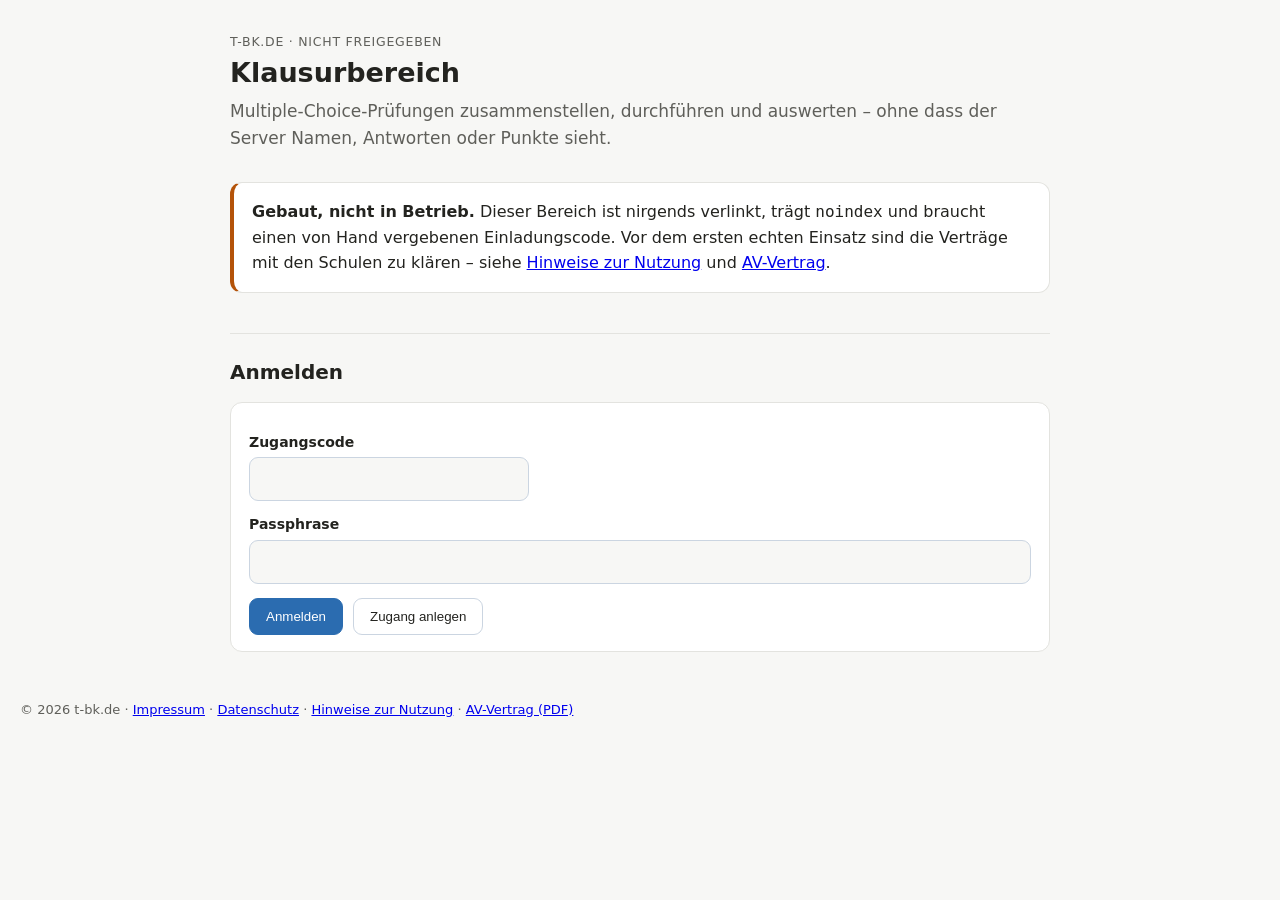
<file: public/klausur/index.html>
<!DOCTYPE html>
<html lang="de">
<head>
<meta charset="utf-8">
<meta name="viewport" content="width=device-width, initial-scale=1">
<meta name="robots" content="noindex, nofollow">
<title>Klausurbereich · t-bk.de</title>
<link rel="stylesheet" href="assets/klausur.css">
</head>
<body>

<header class="wrap">
  <p class="herkunft">t-bk.de &middot; nicht freigegeben</p>
  <h1>Klausurbereich</h1>
  <p class="lead">Multiple-Choice-Prüfungen zusammenstellen, durchführen und
    auswerten &ndash; ohne dass der Server Namen, Antworten oder Punkte
    sieht.</p>
</header>

<main class="wrap">

  <div class="box warnung" id="bauhinweis">
    <strong>Gebaut, nicht in Betrieb.</strong> Dieser Bereich ist nirgends
    verlinkt, trägt <code>noindex</code> und braucht einen von Hand
    vergebenen Einladungscode. Vor dem ersten echten Einsatz sind die
    Verträge mit den Schulen zu klären &ndash; siehe
    <a href="hinweise.html">Hinweise zur Nutzung</a> und
    <a href="av-vertrag.html">AV-Vertrag</a>.
  </div>

  <!-- ============================ Anmelden ============================ -->
  <section id="schrittAnmelden">
    <h2>Anmelden</h2>
    <div class="box">
      <label for="lcode">Zugangscode</label>
      <input type="text" id="lcode" class="schmal code" maxlength="8"
             autocomplete="off" autocapitalize="characters" spellcheck="false">

      <label for="lpass">Passphrase</label>
      <input type="password" id="lpass" autocomplete="current-password">

      <div class="knopfzeile">
        <button type="button" id="btnAnmelden">Anmelden</button>
        <button type="button" class="leise" id="btnZeigNeu">Zugang anlegen</button>
      </div>
      <div class="meldung" id="meldungAnmelden" hidden></div>
    </div>

    <div class="box" id="kastenNeu" hidden>
      <h3 style="margin-top:0">Zugang anlegen</h3>
      <p class="fussnote">Den Einladungscode gibt es auf Anfrage von der
        dienstlichen Adresse der Schule. Eine Schulbescheinigung per E-Mail
        wird <strong>nicht</strong> verlangt &ndash; ein unverschlüsselt
        zugesandtes Dokument mit Name und Unterschrift wäre mehr
        Datenverarbeitung, nicht weniger.</p>
      <p class="fussnote"><strong>Bitte zuerst lesen:</strong>
        <a href="hinweise.html">Hinweise zur Nutzung</a> &ndash; u.&nbsp;a. dazu, dass
        eine vergessene Passphrase nicht wiederhergestellt werden kann und dass
        Auswertung und Excel nur in Ihrem Browser entstehen.</p>

      <label for="neinladung">Einladungscode</label>
      <input type="text" id="neinladung" class="schmal code" maxlength="10"
             autocomplete="off" autocapitalize="characters" spellcheck="false">

      <label for="npass">Passphrase</label>
      <input type="password" id="npass" autocomplete="new-password">
      <p class="fussnote" id="staerke">&nbsp;</p>

      <label for="npass2">Passphrase wiederholen</label>
      <input type="password" id="npass2" autocomplete="new-password">

      <div class="box ernst" style="margin-top:16px">
        <strong>Eine vergessene Passphrase ist das Ende.</strong> Aus ihr
        entsteht der Schlüssel, mit dem die Abgaben geöffnet werden. Der
        Server kennt sie nicht und kann sie nicht zurücksetzen &ndash; das
        ist der Punkt der Sache. Vier zufällige Wörter sind besser als jedes
        Muster mit Sonderzeichen.
      </div>

      <div class="knopfzeile">
        <button type="button" id="btnNeu">Zugang anlegen</button>
      </div>
      <div class="meldung" id="meldungNeu" hidden></div>
    </div>
  </section>

  <!-- =========================== Angemeldet =========================== -->
  <section id="schrittBereich" hidden>
    <h2>Klausuren <span class="fussnote" id="werBinIch"></span></h2>

    <div class="box">
      <div class="rahmen">
        <table>
          <thead><tr>
            <th>Titel</th><th>Stand</th><th class="zahl">Codes</th>
            <th class="zahl">Abgaben</th><th>gelöscht am</th><th></th>
          </tr></thead>
          <tbody id="liste"></tbody>
        </table>
      </div>
      <div class="knopfzeile">
        <button type="button" class="leise" id="btnListe">Neu laden</button>
        <button type="button" id="btnZeigAnlegen">Klausur zusammenstellen</button>
        <button type="button" class="leise" id="btnAbmelden">Abmelden</button>
      </div>
      <div class="meldung" id="meldungListe" hidden></div>
    </div>

    <!-- --------------------- Zusammenstellen --------------------- -->
    <div id="kastenAnlegen" hidden>
      <h2 id="anlegenKopf">Zusammenstellen</h2>
      <p class="fussnote" id="entwurfHinweis" hidden>Du arbeitest an einem
        gespeicherten Entwurf. &bdquo;Entwurf speichern&ldquo; sichert den
        Stand und l&auml;sst dich weiterarbeiten &ndash; auch sp&auml;ter,
        an einem anderen Tag und an einem anderen Rechner. Erst
        &bdquo;Freigeben&ldquo; macht die Klausur f&uuml;r die Klasse
        sichtbar; danach ist sie nicht mehr &auml;nderbar.</p>
      <div class="box">
        <label for="ktitel">Titel (nur für dich sichtbar)</label>
        <input type="text" id="ktitel" maxlength="80"
               placeholder="z. B. Wälzlager, erste Klausur">
        <p class="fussnote">Der Titel wird verschlüsselt gespeichert. Die
          Klasse sieht ihn nicht &ndash; und der Server auch nicht.</p>

        <label for="kverfahren">Bewertung</label>
        <select id="kverfahren"></select>
        <p class="fussnote" id="verfahrenText"></p>

        <label for="ktage">Aufbewahrung in Tagen (1 bis 60)</label>
        <input type="number" id="ktage" class="schmal" min="1" max="60" value="30">
        <p class="fussnote">Danach löscht der Server die Klausur samt allen
          Abgaben. Die Frist wird nie verlängert &ndash; auch nicht, wenn
          du den Entwurf später noch einmal änderst. Sie läuft ab dem
          Anlegen.</p>
      </div>

      <div class="box">
        <h3 style="margin-top:0">Fragen</h3>
        <p class="fussnote" style="margin-top:0">Häkchen ganz links: Aufgabe
          aufnehmen. Darunter wählst du, welche Antworten erscheinen &ndash;
          richtige wie falsche. Fünf sind vorausgewählt; im Pool stehen oft
          mehr zum Tauschen bereit.</p>
        <div class="filter">
          <p class="fussnote" style="margin:0 0 8px">Vier Ebenen, von grob
            nach fein &ndash; dieselbe Ordnung wie im Material. Jede Ebene
            zeigt nur, was nach der Ebene darüber noch übrig ist.</p>
          <div class="filterGitter">
            <div>
              <label for="fBereich">Bereich</label>
              <select id="fBereich"><option value="">alle</option></select>
            </div>
            <div>
              <label for="fUnter">Unterkategorie</label>
              <select id="fUnter"><option value="">alle</option></select>
            </div>
            <div>
              <label for="fEinheit">Einheit</label>
              <select id="fEinheit"><option value="">alle</option></select>
            </div>
            <div>
              <label for="fThema">Thema</label>
              <select id="fThema"><option value="">alle</option></select>
            </div>
          </div>
          <div class="filterGitter">
            <div>
              <label for="fSuche">Suchen</label>
              <input type="text" id="fSuche" autocomplete="off"
                placeholder="in Frage und Antworten, z.&nbsp;B. Rautiefe">
            </div>
            <div>
              <label for="fBild">Bild</label>
              <select id="fBild">
                <option value="">egal</option>
                <option value="mit">nur Fragen mit Bild</option>
                <option value="ohne">nur Fragen ohne Bild</option>
              </select>
            </div>
            <div>
              <label for="fPunkte">Punktwert</label>
              <select id="fPunkte">
                <option value="">egal</option>
                <option value="1">1 Punkt (nur eine richtig)</option>
                <option value="2">2 Punkte</option>
                <option value="3">3 Punkte</option>
                <option value="4">4 und mehr</option>
              </select>
            </div>
            <div>
              <label for="fAfb">Anforderungsbereich</label>
              <select id="fAfb">
                <option value="">egal</option>
                <option value="1">I &ndash; Wiedergeben</option>
                <option value="2">II &ndash; Anwenden</option>
                <option value="3">III &ndash; Beurteilen</option>
              </select>
            </div>
            <div>
              <label for="fReserve">Antworten in Reserve</label>
              <select id="fReserve">
                <option value="">egal</option>
                <option value="2">mindestens zwei zum Tauschen</option>
              </select>
            </div>
            <div>
              <label for="fQuelle">Herkunft</label>
              <select id="fQuelle"><option value="">alle</option></select>
            </div>
          </div>
          <p class="fussnote" style="margin:8px 0 0">Fragen, die aus einem
            Training stammen, tragen die Marke <span class="quellMarke"
            >Training</span> &ndash; die Klasse hat den Stoff dort ge&uuml;bt.
            Welche Seite es war, sagt der Tooltip an der Marke.</p>
          <p style="margin:10px 0 0">
            <button type="button" class="leise" id="btnSichtbarAn">Sichtbare
              aufnehmen</button>
            <button type="button" class="leise" id="btnSichtbarAus">Sichtbare
              herausnehmen</button>
            <button type="button" class="leise" id="btnWahlLeeren"
              title="Nimmt alle Aufgaben aus der Klausur – auch die, die der
                     Filter gerade verdeckt.">Alle abwählen</button>
            <button type="button" class="leise" id="btnFilterWeg">Filter
              zurücksetzen</button>
          </p>
          <p class="fussnote" id="filterStand" style="margin:8px 0 0"></p>
        </div>
        <label class="option"><input type="checkbox" id="loesungenZeigen">
          Antworten und Lösung anzeigen</label>
        <div class="meldung" id="meldungPool" hidden></div>
        <div id="pool"></div>
        <p class="fussnote" id="poolStand"></p>
        <div class="afbKasten" id="afbKasten" hidden>
          <h4>Anforderungsbereiche der Auswahl</h4>
          <div class="afbBalken" id="afbBalken"></div>
          <table class="afbTabelle"><tbody id="afbZeilen"></tbody></table>
          <p class="fussnote" id="afbHinweis"></p>
        </div>
      </div>

      <div class="box">
        <h3 style="margin-top:0">Mischen</h3>
        <p class="fussnote" style="margin-top:0">Gegen das Abschreiben zwischen
          Sitznachbarn &ndash; ohne dass irgendetwas über das Verhalten
          gespeichert wird. Jeder Browser zieht die Auswahl lokal; gegen einen
          zweiten Tab oder ein zweites Gerät hilft nur Aufsicht (siehe
          <a href="hinweise.html">Hinweise</a>).</p>
        <label class="option"><input type="checkbox" id="mischFragen">
          Reihenfolge der Aufgaben je Teilnehmer mischen</label>
        <label class="option"><input type="checkbox" id="mischOptionen">
          Reihenfolge der Antworten je Aufgabe mischen</label>
        <label class="option"><input type="checkbox" id="teilmengeAn">
          Jeder Teilnehmer bekommt nur eine zufällige Auswahl der Aufgaben</label>
        <div id="teilmengeZeile" hidden style="margin-top:8px">
          <label for="teilmengeN">Wie viele Aufgaben je Teilnehmer?</label>
          <input type="number" id="teilmengeN" class="schmal" min="1" value="1">
          <p class="fussnote">Die erreichbare Höchstpunktzahl kann je gezogener
            Auswahl leicht schwanken; die Ergebnistabelle weist Punkte und
            Prozent je Teilnehmer getrennt aus.</p>
        </div>
      </div>

      <div class="box">
        <div class="knopfzeile">
          <button type="button" id="btnAnlegen">Klausur anlegen</button>
          <button type="button" class="leise" id="btnAbbrechen">Abbrechen</button>
        </div>
        <div class="meldung" id="meldungAnlegen" hidden></div>
      </div>
    </div>

    <!-- ------------------------ Eine Klausur ------------------------ -->
    <div id="kastenKlausur" hidden>
      <h2 id="klausurTitel">Klausur</h2>

      <div class="box">
        <h3 style="margin-top:0">Teilnehmercodes</h3>
        <label for="anzahl">Wie viele?</label>
        <input type="number" id="anzahl" class="schmal" min="1" max="40" value="20">
        <div class="knopfzeile">
          <button type="button" id="btnCodes">Codes erzeugen</button>
          <button type="button" class="leise" id="btnCodesTabelle">Vorhandene
            als Tabelle</button>
        </div>
        <p class="fussnote">Die PINs erscheinen <strong>einmal</strong> und
          werden sofort zum Download angeboten. Danach stehen sie nur noch
          als Hash in der Datenbank &ndash; auch du kannst sie nicht mehr
          nachsehen.</p>
        <div class="meldung" id="meldungCodes" hidden></div>
        <div class="rahmen"><table id="codeTabelle"></table></div>
      </div>

      <div class="box">
        <h3 style="margin-top:0">Durchführen</h3>
        <p class="fussnote">Die Klasse öffnet
          <code id="teilnahmeLink">…/klausur/teilnahme.html</code> und tippt
          Code und PIN ein.</p>
        <div class="knopfzeile">
          <button type="button" id="btnOeffnen">Freigeben</button>
          <button type="button" class="leise" id="btnBeenden">Beenden</button>
        </div>
        <div class="meldung" id="meldungStatus" hidden></div>
      </div>

      <div class="box">
        <h3 style="margin-top:0">Auswerten</h3>
        <p class="fussnote">Entschlüsselt und bewertet wird hier, in diesem
          Browser. Der Server hat weder den Lösungsschlüssel noch die
          Antworten je gesehen.</p>
        <div class="knopfzeile">
          <button type="button" id="btnErgebnisse">Ergebnisse herunterladen</button>
          <button type="button" class="leise" id="btnZurueckListe">Zurück</button>
        </div>
        <div class="meldung" id="meldungErgebnisse" hidden></div>
      </div>
    </div>
  </section>

</main>

<footer class="wrap">
  &copy; 2026 t-bk.de &middot; <a href="/impressum.html">Impressum</a> &middot;
  <a href="/datenschutz.html">Datenschutz</a> &middot;
  <a href="hinweise.html">Hinweise zur Nutzung</a> &middot;
  <a href="av-vertrag.html">AV-Vertrag (PDF)</a>
</footer>

<script src="assets/krypto.js"></script>
<script src="assets/xlsx.js"></script>
<script src="assets/bewertung.js"></script>
<script src="assets/lehrkraft.js"></script>
</body>
</html>
</file>
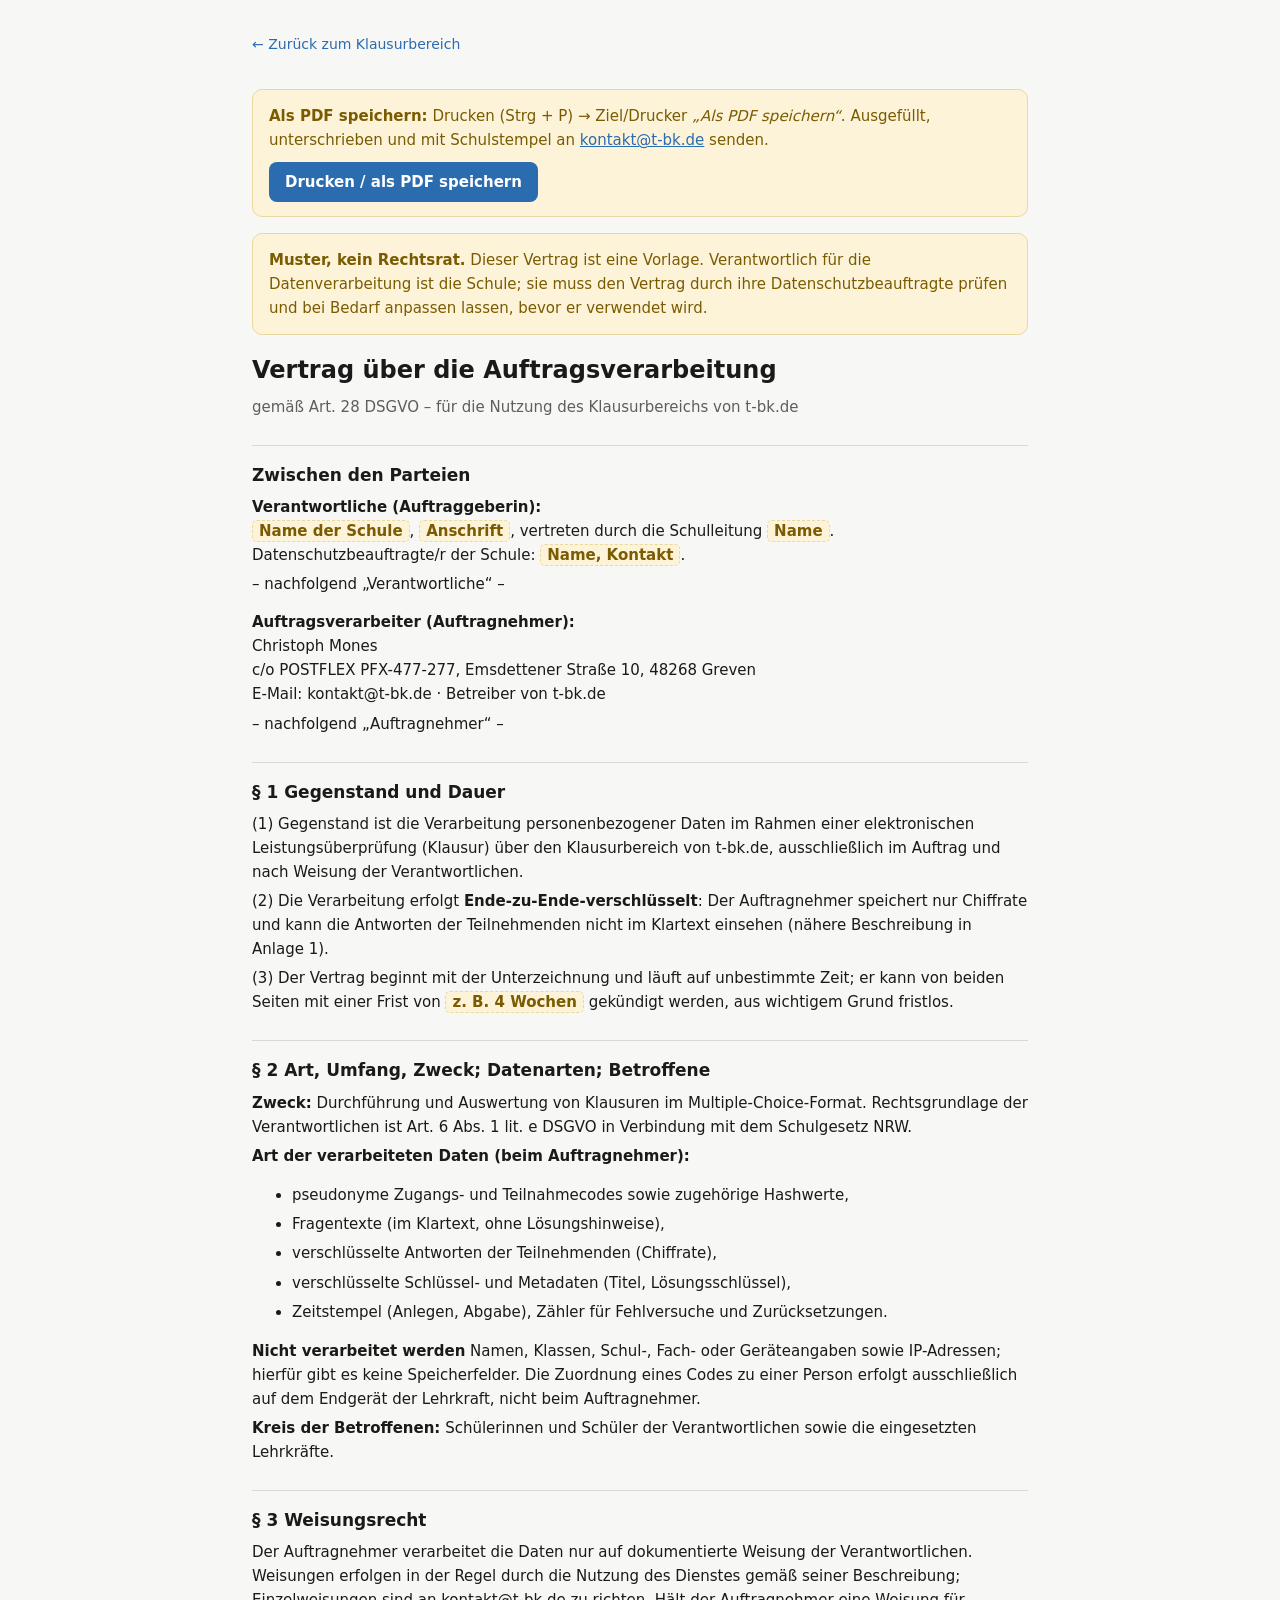
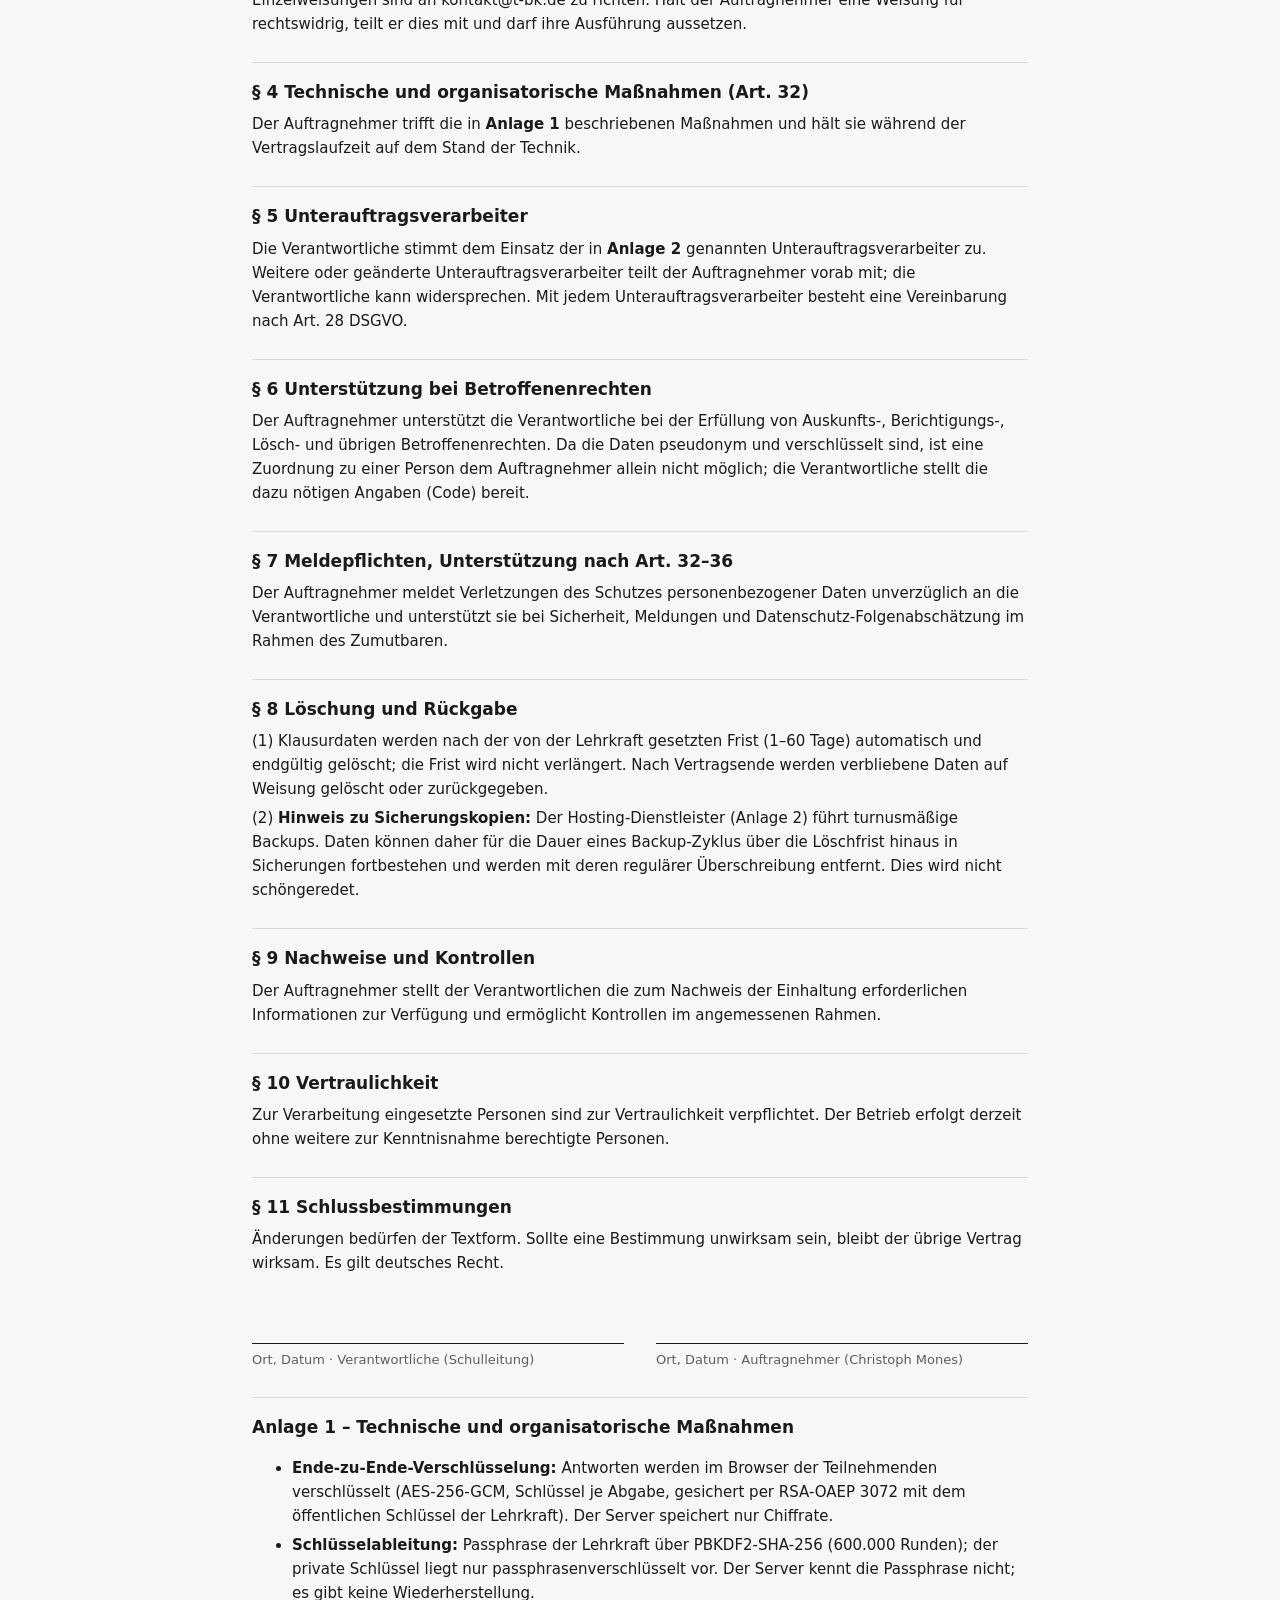
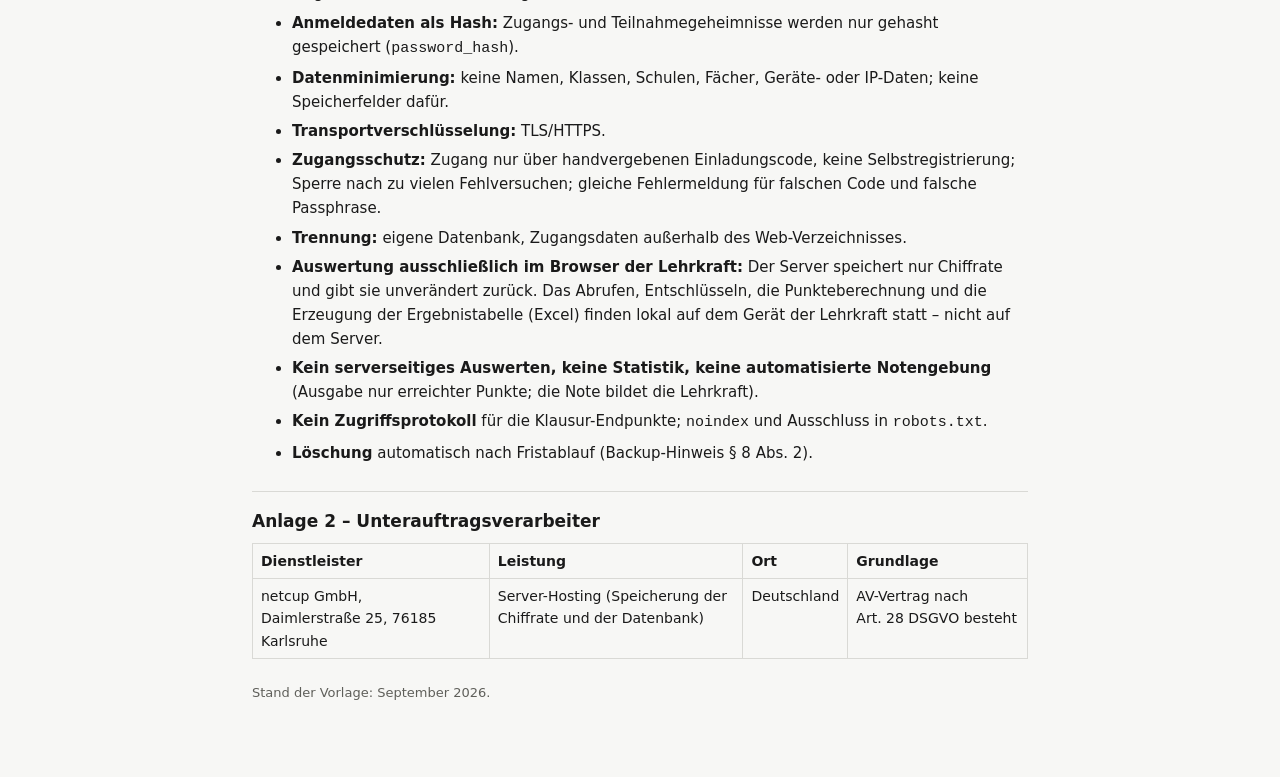
<file: public/klausur/av-vertrag.html>
<!DOCTYPE html>
<html lang="de">
<head>
<meta charset="utf-8">
<meta name="viewport" content="width=device-width, initial-scale=1">
<meta name="robots" content="noindex, nofollow">
<title>AV-Vertrag &middot; Klausurbereich t-bk.de</title>
<style>
  :root{--bg:#f7f7f5;--fg:#1a1a1a;--muted:#5f5f5a;--card:#fff;--border:#d9d9d5;--accent:#2b6cb0;--note:#fdf3d8;--note-fg:#7a5b00;--note-border:#e9d9a0;}
  @media (prefers-color-scheme:dark){:root{--bg:#151517;--fg:#ececec;--muted:#a0a0a0;--card:#1e1e21;--border:#33333a;--accent:#5b9bd5;--note:#2a2410;--note-fg:#e0c257;--note-border:#4a3f18;}}
  *{box-sizing:border-box}
  body{margin:0;background:var(--bg);color:var(--fg);font:15px/1.6 system-ui,-apple-system,"Segoe UI",Roboto,Helvetica,Arial,sans-serif;}
  .wrap{max-width:820px;margin:0 auto;padding:32px 22px 72px}
  a{color:var(--accent)}
  .back{display:inline-block;margin-bottom:18px;font-size:14px;text-decoration:none}
  h1{font-size:24px;margin:0 0 4px}
  h2{font-size:17px;margin:26px 0 6px;border-top:1px solid var(--border);padding-top:16px}
  h3{font-size:15px;margin:16px 0 4px}
  p,li{margin:.35em 0}
  .lead{color:var(--muted)}
  .fill{background:var(--note);color:var(--note-fg);border:1px dashed var(--note-border);border-radius:5px;padding:1px 6px;font-weight:600}
  .banner{background:var(--note);color:var(--note-fg);border:1px solid var(--note-border);border-radius:10px;padding:14px 16px;margin:16px 0}
  .sig{display:flex;gap:32px;flex-wrap:wrap;margin-top:20px}
  .sig div{flex:1;min-width:220px;border-top:1px solid var(--fg);padding-top:6px;margin-top:48px;font-size:13px;color:var(--muted)}
  table{border-collapse:collapse;width:100%;margin:8px 0;font-size:14px}
  th,td{border:1px solid var(--border);padding:6px 8px;text-align:left;vertical-align:top}
  .noprint button{background:var(--accent);color:#fff;border:none;border-radius:8px;padding:8px 16px;font:inherit;font-weight:600;cursor:pointer}
  @media print{
    :root{--bg:#fff;--fg:#000;--card:#fff;--border:#999;--muted:#333}
    .noprint{display:none!important}
    body{font-size:11pt}
    .wrap{max-width:none;padding:0}
    h2{page-break-after:avoid}
  }
</style>
</head>
<body>
  <div class="wrap">
    <a class="back noprint" href="/klausur/">&larr; Zur&uuml;ck zum Klausurbereich</a>

    <div class="banner noprint">
      <strong>Als PDF speichern:</strong> Drucken (Strg&nbsp;+&nbsp;P) &rarr; Ziel/Drucker
      <em>&bdquo;Als PDF speichern&ldquo;</em>. Ausgef&uuml;llt, unterschrieben und mit
      Schulstempel an <a href="mailto:kontakt@t-bk.de">kontakt@t-bk.de</a> senden.
      <div style="margin-top:10px"><button type="button" onclick="window.print()">Drucken / als PDF speichern</button></div>
    </div>

    <div class="banner">
      <strong>Muster, kein Rechtsrat.</strong> Dieser Vertrag ist eine Vorlage. Verantwortlich
      f&uuml;r die Datenverarbeitung ist die Schule; sie muss den Vertrag durch ihre
      Datenschutzbeauftragte pr&uuml;fen und bei Bedarf anpassen lassen, bevor er verwendet wird.
    </div>

    <h1>Vertrag &uuml;ber die Auftragsverarbeitung</h1>
    <p class="lead">gem&auml;&szlig; Art.&nbsp;28 DSGVO &ndash; f&uuml;r die Nutzung des Klausurbereichs von t-bk.de</p>

    <h2>Zwischen den Parteien</h2>
    <p><strong>Verantwortliche (Auftraggeberin):</strong><br>
    <span class="fill">Name der Schule</span>, <span class="fill">Anschrift</span>,
    vertreten durch die Schulleitung <span class="fill">Name</span>.<br>
    Datenschutzbeauftragte/r der Schule: <span class="fill">Name, Kontakt</span>.</p>
    <p>&ndash; nachfolgend &bdquo;Verantwortliche&ldquo; &ndash;</p>

    <p style="margin-top:14px"><strong>Auftragsverarbeiter (Auftragnehmer):</strong><br>
    Christoph Mones<br>
    c/o POSTFLEX PFX-477-277, Emsdettener Stra&szlig;e&nbsp;10, 48268 Greven<br>
    E-Mail: kontakt@t-bk.de &middot; Betreiber von t-bk.de</p>
    <p>&ndash; nachfolgend &bdquo;Auftragnehmer&ldquo; &ndash;</p>

    <h2>&sect;&nbsp;1 Gegenstand und Dauer</h2>
    <p>(1) Gegenstand ist die Verarbeitung personenbezogener Daten im Rahmen einer
    elektronischen Leistungs&uuml;berpr&uuml;fung (Klausur) &uuml;ber den Klausurbereich von t-bk.de,
    ausschlie&szlig;lich im Auftrag und nach Weisung der Verantwortlichen.</p>
    <p>(2) Die Verarbeitung erfolgt <strong>Ende-zu-Ende-verschl&uuml;sselt</strong>: Der Auftragnehmer
    speichert nur Chiffrate und kann die Antworten der Teilnehmenden nicht im Klartext einsehen
    (n&auml;here Beschreibung in Anlage&nbsp;1).</p>
    <p>(3) Der Vertrag beginnt mit der Unterzeichnung und l&auml;uft auf unbestimmte Zeit; er kann
    von beiden Seiten mit einer Frist von <span class="fill">z.&nbsp;B. 4 Wochen</span> gek&uuml;ndigt
    werden, aus wichtigem Grund fristlos.</p>

    <h2>&sect;&nbsp;2 Art, Umfang, Zweck; Datenarten; Betroffene</h2>
    <p><strong>Zweck:</strong> Durchf&uuml;hrung und Auswertung von Klausuren im Multiple-Choice-Format.
    Rechtsgrundlage der Verantwortlichen ist Art.&nbsp;6 Abs.&nbsp;1 lit.&nbsp;e DSGVO in Verbindung
    mit dem Schulgesetz NRW.</p>
    <p><strong>Art der verarbeiteten Daten (beim Auftragnehmer):</strong></p>
    <ul>
      <li>pseudonyme Zugangs- und Teilnahmecodes sowie zugeh&ouml;rige Hashwerte,</li>
      <li>Fragentexte (im Klartext, ohne L&ouml;sungshinweise),</li>
      <li>verschl&uuml;sselte Antworten der Teilnehmenden (Chiffrate),</li>
      <li>verschl&uuml;sselte Schl&uuml;ssel- und Metadaten (Titel, L&ouml;sungsschl&uuml;ssel),</li>
      <li>Zeitstempel (Anlegen, Abgabe), Z&auml;hler f&uuml;r Fehlversuche und Zur&uuml;cksetzungen.</li>
    </ul>
    <p><strong>Nicht verarbeitet werden</strong> Namen, Klassen, Schul-, Fach- oder Ger&auml;teangaben
    sowie IP-Adressen; hierf&uuml;r gibt es keine Speicherfelder. Die Zuordnung eines Codes zu einer
    Person erfolgt ausschlie&szlig;lich auf dem Endger&auml;t der Lehrkraft, nicht beim Auftragnehmer.</p>
    <p><strong>Kreis der Betroffenen:</strong> Sch&uuml;lerinnen und Sch&uuml;ler der Verantwortlichen
    sowie die eingesetzten Lehrkr&auml;fte.</p>

    <h2>&sect;&nbsp;3 Weisungsrecht</h2>
    <p>Der Auftragnehmer verarbeitet die Daten nur auf dokumentierte Weisung der Verantwortlichen.
    Weisungen erfolgen in der Regel durch die Nutzung des Dienstes gem&auml;&szlig; seiner Beschreibung;
    Einzelweisungen sind an kontakt@t-bk.de zu richten. H&auml;lt der Auftragnehmer eine Weisung f&uuml;r
    rechtswidrig, teilt er dies mit und darf ihre Ausf&uuml;hrung aussetzen.</p>

    <h2>&sect;&nbsp;4 Technische und organisatorische Ma&szlig;nahmen (Art.&nbsp;32)</h2>
    <p>Der Auftragnehmer trifft die in <strong>Anlage&nbsp;1</strong> beschriebenen Ma&szlig;nahmen und
    h&auml;lt sie w&auml;hrend der Vertragslaufzeit auf dem Stand der Technik.</p>

    <h2>&sect;&nbsp;5 Unterauftragsverarbeiter</h2>
    <p>Die Verantwortliche stimmt dem Einsatz der in <strong>Anlage&nbsp;2</strong> genannten
    Unterauftragsverarbeiter zu. Weitere oder ge&auml;nderte Unterauftragsverarbeiter teilt der
    Auftragnehmer vorab mit; die Verantwortliche kann widersprechen. Mit jedem
    Unterauftragsverarbeiter besteht eine Vereinbarung nach Art.&nbsp;28 DSGVO.</p>

    <h2>&sect;&nbsp;6 Unterst&uuml;tzung bei Betroffenenrechten</h2>
    <p>Der Auftragnehmer unterst&uuml;tzt die Verantwortliche bei der Erf&uuml;llung von Auskunfts-,
    Berichtigungs-, L&ouml;sch- und &uuml;brigen Betroffenenrechten. Da die Daten pseudonym und
    verschl&uuml;sselt sind, ist eine Zuordnung zu einer Person dem Auftragnehmer allein nicht
    m&ouml;glich; die Verantwortliche stellt die dazu n&ouml;tigen Angaben (Code) bereit.</p>

    <h2>&sect;&nbsp;7 Meldepflichten, Unterst&uuml;tzung nach Art.&nbsp;32&ndash;36</h2>
    <p>Der Auftragnehmer meldet Verletzungen des Schutzes personenbezogener Daten unverz&uuml;glich an
    die Verantwortliche und unterst&uuml;tzt sie bei Sicherheit, Meldungen und
    Datenschutz-Folgenabsch&auml;tzung im Rahmen des Zumutbaren.</p>

    <h2>&sect;&nbsp;8 L&ouml;schung und R&uuml;ckgabe</h2>
    <p>(1) Klausurdaten werden nach der von der Lehrkraft gesetzten Frist (1&ndash;60 Tage) automatisch
    und endg&uuml;ltig gel&ouml;scht; die Frist wird nicht verl&auml;ngert. Nach Vertragsende werden
    verbliebene Daten auf Weisung gel&ouml;scht oder zur&uuml;ckgegeben.</p>
    <p>(2) <strong>Hinweis zu Sicherungskopien:</strong> Der Hosting-Dienstleister (Anlage&nbsp;2) f&uuml;hrt
    turnusm&auml;&szlig;ige Backups. Daten k&ouml;nnen daher f&uuml;r die Dauer eines Backup-Zyklus &uuml;ber die
    L&ouml;schfrist hinaus in Sicherungen fortbestehen und werden mit deren regul&auml;rer &Uuml;berschreibung
    entfernt. Dies wird nicht sch&ouml;ngeredet.</p>

    <h2>&sect;&nbsp;9 Nachweise und Kontrollen</h2>
    <p>Der Auftragnehmer stellt der Verantwortlichen die zum Nachweis der Einhaltung erforderlichen
    Informationen zur Verf&uuml;gung und erm&ouml;glicht Kontrollen im angemessenen Rahmen.</p>

    <h2>&sect;&nbsp;10 Vertraulichkeit</h2>
    <p>Zur Verarbeitung eingesetzte Personen sind zur Vertraulichkeit verpflichtet. Der Betrieb
    erfolgt derzeit ohne weitere zur Kenntnisnahme berechtigte Personen.</p>

    <h2>&sect;&nbsp;11 Schlussbestimmungen</h2>
    <p>&Auml;nderungen bed&uuml;rfen der Textform. Sollte eine Bestimmung unwirksam sein, bleibt der
    &uuml;brige Vertrag wirksam. Es gilt deutsches Recht.</p>

    <div class="sig">
      <div>Ort, Datum &middot; Verantwortliche (Schulleitung)</div>
      <div>Ort, Datum &middot; Auftragnehmer (Christoph Mones)</div>
    </div>

    <h2>Anlage&nbsp;1 &ndash; Technische und organisatorische Ma&szlig;nahmen</h2>
    <ul>
      <li><strong>Ende-zu-Ende-Verschl&uuml;sselung:</strong> Antworten werden im Browser der
        Teilnehmenden verschl&uuml;sselt (AES-256-GCM, Schl&uuml;ssel je Abgabe, gesichert per RSA-OAEP
        3072 mit dem &ouml;ffentlichen Schl&uuml;ssel der Lehrkraft). Der Server speichert nur Chiffrate.</li>
      <li><strong>Schl&uuml;sselableitung:</strong> Passphrase der Lehrkraft &uuml;ber PBKDF2-SHA-256
        (600.000 Runden); der private Schl&uuml;ssel liegt nur passphrasenverschl&uuml;sselt vor. Der
        Server kennt die Passphrase nicht; es gibt keine Wiederherstellung.</li>
      <li><strong>Anmeldedaten als Hash:</strong> Zugangs- und Teilnahmegeheimnisse werden nur
        gehasht gespeichert (<code>password_hash</code>).</li>
      <li><strong>Datenminimierung:</strong> keine Namen, Klassen, Schulen, F&auml;cher, Ger&auml;te- oder
        IP-Daten; keine Speicherfelder daf&uuml;r.</li>
      <li><strong>Transportverschl&uuml;sselung:</strong> TLS/HTTPS.</li>
      <li><strong>Zugangsschutz:</strong> Zugang nur &uuml;ber handvergebenen Einladungscode, keine
        Selbstregistrierung; Sperre nach zu vielen Fehlversuchen; gleiche Fehlermeldung f&uuml;r
        falschen Code und falsche Passphrase.</li>
      <li><strong>Trennung:</strong> eigene Datenbank, Zugangsdaten au&szlig;erhalb des Web-Verzeichnisses.</li>
      <li><strong>Auswertung ausschlie&szlig;lich im Browser der Lehrkraft:</strong> Der Server
        speichert nur Chiffrate und gibt sie unver&auml;ndert zur&uuml;ck. Das Abrufen,
        Entschl&uuml;sseln, die Punkteberechnung und die Erzeugung der Ergebnistabelle (Excel)
        finden lokal auf dem Ger&auml;t der Lehrkraft statt &ndash; nicht auf dem Server.</li>
      <li><strong>Kein serverseitiges Auswerten, keine Statistik, keine automatisierte
        Notengebung</strong> (Ausgabe nur erreichter Punkte; die Note bildet die Lehrkraft).</li>
      <li><strong>Kein Zugriffsprotokoll</strong> f&uuml;r die Klausur-Endpunkte; <code>noindex</code> und
        Ausschluss in <code>robots.txt</code>.</li>
      <li><strong>L&ouml;schung</strong> automatisch nach Fristablauf (Backup-Hinweis &sect;&nbsp;8&nbsp;Abs.&nbsp;2).</li>
    </ul>

    <h2>Anlage&nbsp;2 &ndash; Unterauftragsverarbeiter</h2>
    <table>
      <tr><th>Dienstleister</th><th>Leistung</th><th>Ort</th><th>Grundlage</th></tr>
      <tr>
        <td>netcup GmbH, Daimlerstra&szlig;e&nbsp;25, 76185 Karlsruhe</td>
        <td>Server-Hosting (Speicherung der Chiffrate und der Datenbank)</td>
        <td>Deutschland</td>
        <td>AV-Vertrag nach Art.&nbsp;28 DSGVO besteht</td>
      </tr>
    </table>

    <p class="lead" style="margin-top:24px;font-size:13px">Stand der Vorlage: September&nbsp;2026.</p>
  </div>
</body>
</html>
</file>
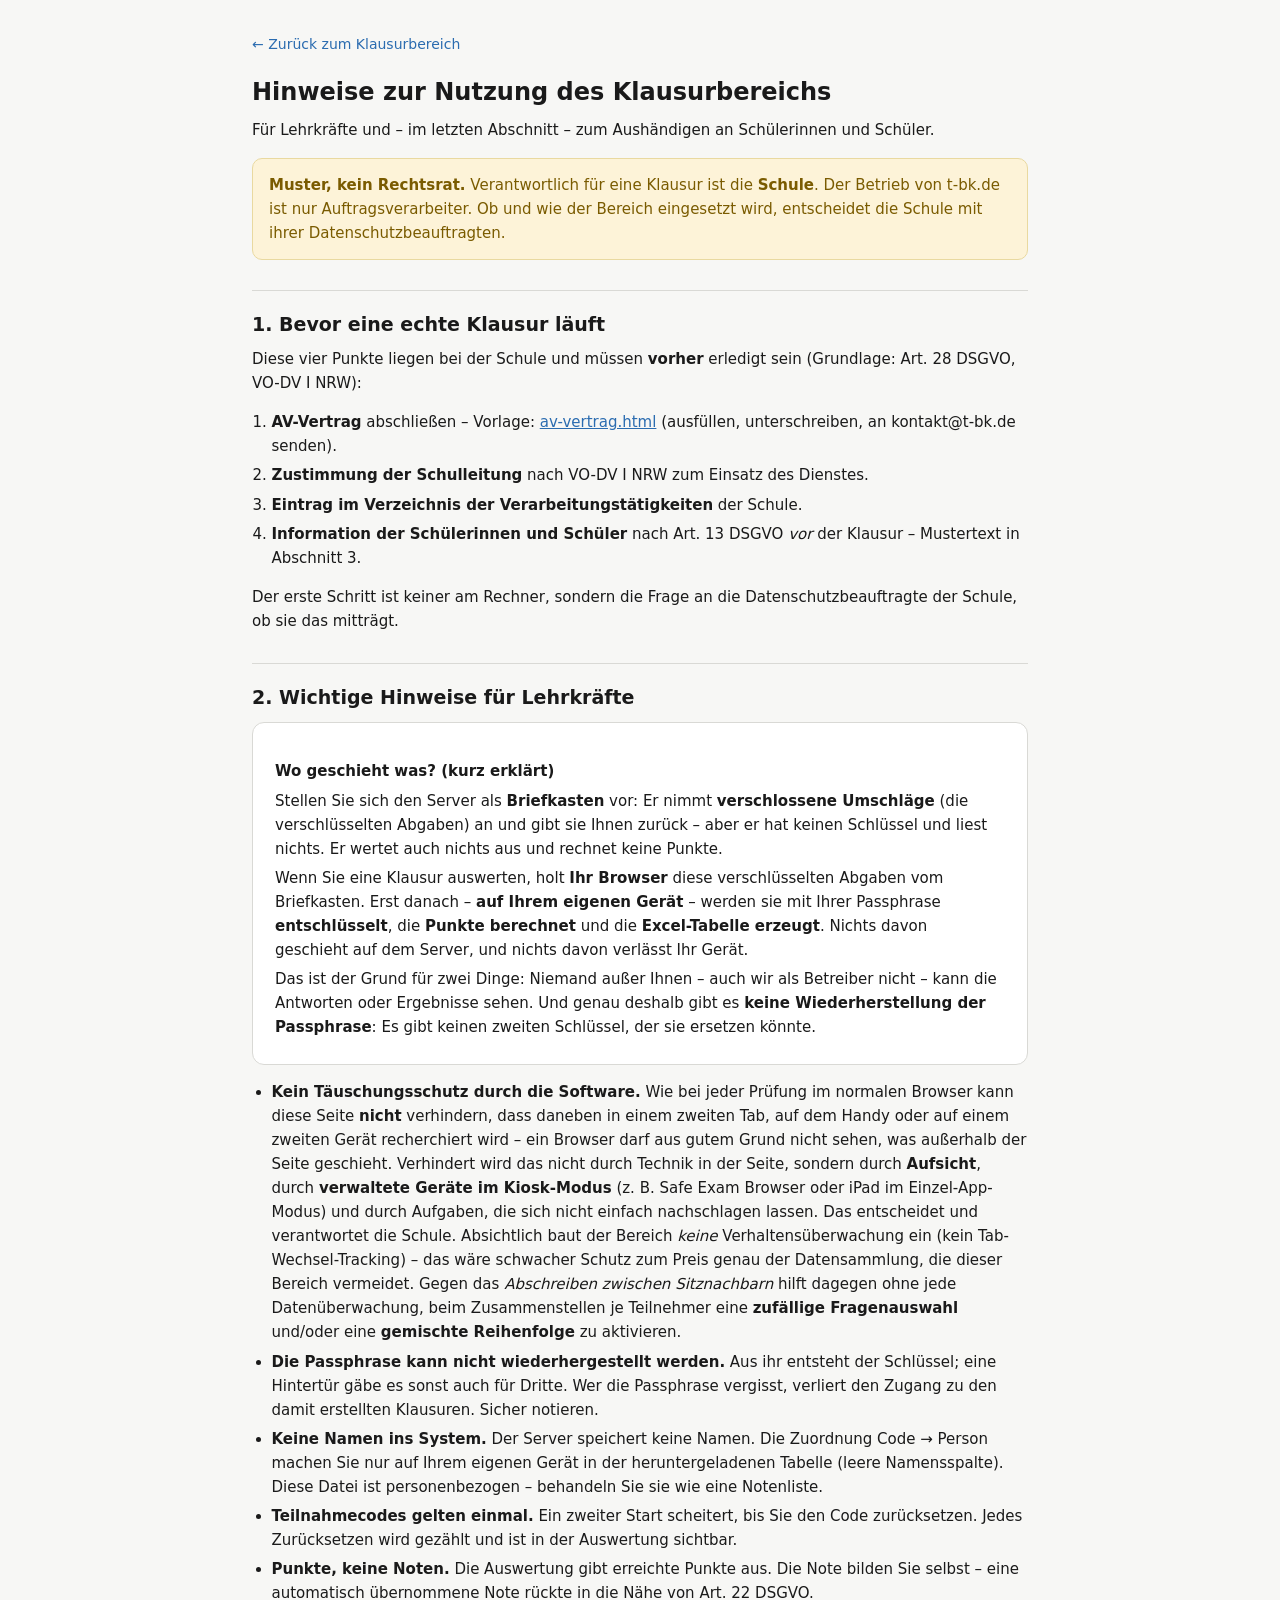
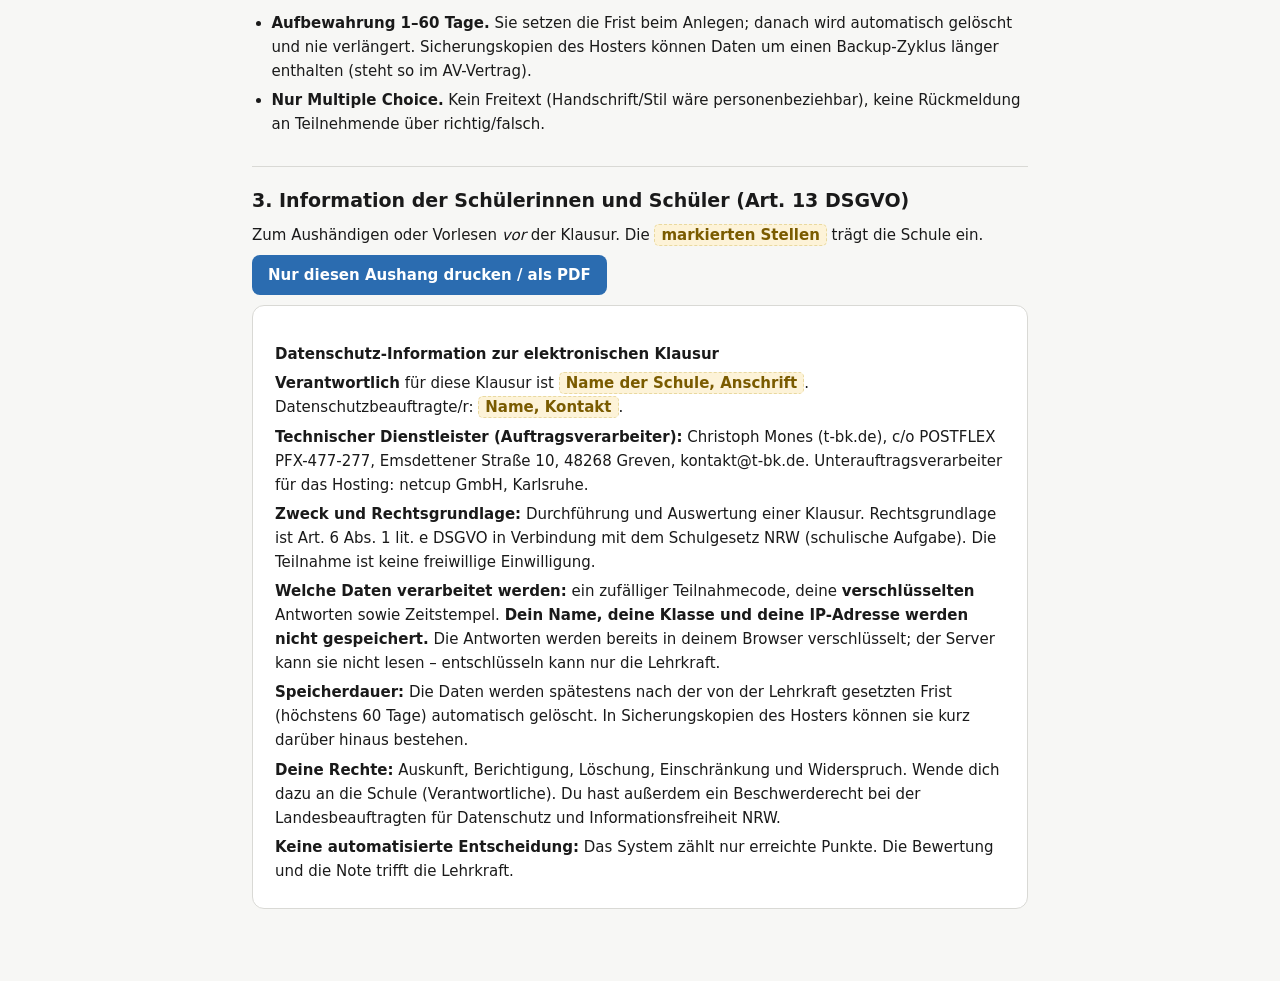
<file: public/klausur/hinweise.html>
<!DOCTYPE html>
<html lang="de">
<head>
<meta charset="utf-8">
<meta name="viewport" content="width=device-width, initial-scale=1">
<meta name="robots" content="noindex, nofollow">
<title>Hinweise zur Nutzung &middot; Klausurbereich t-bk.de</title>
<style>
  :root{--bg:#f7f7f5;--fg:#1a1a1a;--muted:#5f5f5a;--card:#fff;--border:#d9d9d5;--accent:#2b6cb0;--note:#fdf3d8;--note-fg:#7a5b00;--note-border:#e9d9a0;}
  @media (prefers-color-scheme:dark){:root{--bg:#151517;--fg:#ececec;--muted:#a0a0a0;--card:#1e1e21;--border:#33333a;--accent:#5b9bd5;--note:#2a2410;--note-fg:#e0c257;--note-border:#4a3f18;}}
  *{box-sizing:border-box}
  body{margin:0;background:var(--bg);color:var(--fg);font:15px/1.6 system-ui,-apple-system,"Segoe UI",Roboto,Helvetica,Arial,sans-serif;}
  .wrap{max-width:820px;margin:0 auto;padding:32px 22px 72px}
  a{color:var(--accent)}
  .back{display:inline-block;margin-bottom:18px;font-size:14px;text-decoration:none}
  h1{font-size:24px;margin:0 0 6px}
  h2{font-size:19px;margin:30px 0 8px;border-top:1px solid var(--border);padding-top:18px}
  h3{font-size:15px;margin:16px 0 4px}
  p,li{margin:.35em 0}
  ol,ul{padding-left:1.3em}
  .fill{background:var(--note);color:var(--note-fg);border:1px dashed var(--note-border);border-radius:5px;padding:1px 6px;font-weight:600}
  .banner{background:var(--note);color:var(--note-fg);border:1px solid var(--note-border);border-radius:10px;padding:14px 16px;margin:16px 0}
  .handout{border:1px solid var(--border);border-radius:12px;padding:20px 22px;background:var(--card);margin-top:10px}
  .noprint button{background:var(--accent);color:#fff;border:none;border-radius:8px;padding:8px 16px;font:inherit;font-weight:600;cursor:pointer}
  @media print{
    :root{--bg:#fff;--fg:#000;--card:#fff;--border:#999;--muted:#333}
    .noprint{display:none!important}
    body{font-size:11pt}.wrap{max-width:none;padding:0}
    .only-handout ~ *{display:none}
  }
</style>
</head>
<body>
  <div class="wrap">
    <a class="back noprint" href="/klausur/">&larr; Zur&uuml;ck zum Klausurbereich</a>
    <h1>Hinweise zur Nutzung des Klausurbereichs</h1>
    <p class="lead">F&uuml;r Lehrkr&auml;fte und &ndash; im letzten Abschnitt &ndash; zum Aush&auml;ndigen an Sch&uuml;lerinnen und Sch&uuml;ler.</p>

    <div class="banner">
      <strong>Muster, kein Rechtsrat.</strong> Verantwortlich f&uuml;r eine Klausur ist die
      <strong>Schule</strong>. Der Betrieb von t-bk.de ist nur Auftragsverarbeiter. Ob und wie der
      Bereich eingesetzt wird, entscheidet die Schule mit ihrer Datenschutzbeauftragten.
    </div>

    <h2>1. Bevor eine echte Klausur l&auml;uft</h2>
    <p>Diese vier Punkte liegen bei der Schule und m&uuml;ssen <strong>vorher</strong> erledigt sein
    (Grundlage: Art.&nbsp;28 DSGVO, VO-DV&nbsp;I NRW):</p>
    <ol>
      <li><strong>AV-Vertrag</strong> abschlie&szlig;en &ndash; Vorlage:
        <a href="/klausur/av-vertrag.html">av-vertrag.html</a> (ausf&uuml;llen, unterschreiben, an
        kontakt@t-bk.de senden).</li>
      <li><strong>Zustimmung der Schulleitung</strong> nach VO-DV&nbsp;I NRW zum Einsatz des Dienstes.</li>
      <li><strong>Eintrag im Verzeichnis der Verarbeitungst&auml;tigkeiten</strong> der Schule.</li>
      <li><strong>Information der Sch&uuml;lerinnen und Sch&uuml;ler</strong> nach Art.&nbsp;13 DSGVO
        <em>vor</em> der Klausur &ndash; Mustertext in Abschnitt&nbsp;3.</li>
    </ol>
    <p>Der erste Schritt ist keiner am Rechner, sondern die Frage an die Datenschutzbeauftragte der
    Schule, ob sie das mittr&auml;gt.</p>

    <h2>2. Wichtige Hinweise f&uuml;r Lehrkr&auml;fte</h2>

    <div class="handout">
      <h3>Wo geschieht was? (kurz erkl&auml;rt)</h3>
      <p>Stellen Sie sich den Server als <strong>Briefkasten</strong> vor: Er nimmt
      <strong>verschlossene Umschl&auml;ge</strong> (die verschl&uuml;sselten Abgaben) an und gibt sie
      Ihnen zur&uuml;ck &ndash; aber er hat keinen Schl&uuml;ssel und liest nichts. Er wertet auch nichts
      aus und rechnet keine Punkte.</p>
      <p>Wenn Sie eine Klausur auswerten, holt <strong>Ihr Browser</strong> diese verschl&uuml;sselten
      Abgaben vom Briefkasten. Erst danach &ndash; <strong>auf Ihrem eigenen Ger&auml;t</strong> &ndash;
      werden sie mit Ihrer Passphrase <strong>entschl&uuml;sselt</strong>, die <strong>Punkte
      berechnet</strong> und die <strong>Excel-Tabelle erzeugt</strong>. Nichts davon geschieht auf
      dem Server, und nichts davon verl&auml;sst Ihr Ger&auml;t.</p>
      <p>Das ist der Grund f&uuml;r zwei Dinge: Niemand au&szlig;er Ihnen &ndash; auch wir als Betreiber
      nicht &ndash; kann die Antworten oder Ergebnisse sehen. Und genau deshalb gibt es
      <strong>keine Wiederherstellung der Passphrase</strong>: Es gibt keinen zweiten Schl&uuml;ssel,
      der sie ersetzen k&ouml;nnte.</p>
    </div>

    <ul>
      <li><strong>Kein T&auml;uschungsschutz durch die Software.</strong> Wie bei jeder Pr&uuml;fung im
        normalen Browser kann diese Seite <strong>nicht</strong> verhindern, dass daneben in einem
        zweiten Tab, auf dem Handy oder auf einem zweiten Ger&auml;t recherchiert wird &ndash; ein
        Browser darf aus gutem Grund nicht sehen, was au&szlig;erhalb der Seite geschieht. Verhindert
        wird das nicht durch Technik in der Seite, sondern durch <strong>Aufsicht</strong>, durch
        <strong>verwaltete Ger&auml;te im Kiosk-Modus</strong> (z.&nbsp;B. Safe Exam Browser oder iPad
        im Einzel-App-Modus) und durch Aufgaben, die sich nicht einfach nachschlagen lassen. Das
        entscheidet und verantwortet die Schule. Absichtlich baut der Bereich <em>keine</em>
        Verhaltens&uuml;berwachung ein (kein Tab-Wechsel-Tracking) &ndash; das w&auml;re schwacher
        Schutz zum Preis genau der Datensammlung, die dieser Bereich vermeidet. Gegen das
        <em>Abschreiben zwischen Sitznachbarn</em> hilft dagegen ohne jede Daten&uuml;berwachung, beim
        Zusammenstellen je Teilnehmer eine <strong>zuf&auml;llige Fragenauswahl</strong> und/oder eine
        <strong>gemischte Reihenfolge</strong> zu aktivieren.</li>
      <li><strong>Die Passphrase kann nicht wiederhergestellt werden.</strong> Aus ihr entsteht der
        Schl&uuml;ssel; eine Hintert&uuml;r g&auml;be es sonst auch f&uuml;r Dritte. Wer die Passphrase
        vergisst, verliert den Zugang zu den damit erstellten Klausuren. Sicher notieren.</li>
      <li><strong>Keine Namen ins System.</strong> Der Server speichert keine Namen. Die Zuordnung
        Code&nbsp;&rarr;&nbsp;Person machen Sie nur auf Ihrem eigenen Ger&auml;t in der
        heruntergeladenen Tabelle (leere Namensspalte). Diese Datei ist personenbezogen &ndash;
        behandeln Sie sie wie eine Notenliste.</li>
      <li><strong>Teilnahmecodes gelten einmal.</strong> Ein zweiter Start scheitert, bis Sie den Code
        zur&uuml;cksetzen. Jedes Zur&uuml;cksetzen wird gez&auml;hlt und ist in der Auswertung sichtbar.</li>
      <li><strong>Punkte, keine Noten.</strong> Die Auswertung gibt erreichte Punkte aus. Die Note
        bilden Sie selbst &ndash; eine automatisch &uuml;bernommene Note r&uuml;ckte in die N&auml;he von
        Art.&nbsp;22 DSGVO.</li>
      <li><strong>Aufbewahrung 1&ndash;60 Tage.</strong> Sie setzen die Frist beim Anlegen; danach wird
        automatisch gel&ouml;scht und nie verl&auml;ngert. Sicherungskopien des Hosters k&ouml;nnen Daten um
        einen Backup-Zyklus l&auml;nger enthalten (steht so im AV-Vertrag).</li>
      <li><strong>Nur Multiple Choice.</strong> Kein Freitext (Handschrift/Stil w&auml;re
        personenbeziehbar), keine R&uuml;ckmeldung an Teilnehmende &uuml;ber richtig/falsch.</li>
    </ul>

    <h2 id="datenschutz-information" class="only-handout">3. Information der Sch&uuml;lerinnen und Sch&uuml;ler (Art.&nbsp;13 DSGVO)</h2>
    <p class="noprint">Zum Aush&auml;ndigen oder Vorlesen <em>vor</em> der Klausur. Die
    <span class="fill">markierten Stellen</span> tr&auml;gt die Schule ein.
    <span style="display:inline-block;margin-top:8px"><button type="button" onclick="window.print()">Nur diesen Aushang drucken / als PDF</button></span></p>

    <div class="handout">
      <h3>Datenschutz-Information zur elektronischen Klausur</h3>
      <p><strong>Verantwortlich</strong> f&uuml;r diese Klausur ist <span class="fill">Name der Schule,
      Anschrift</span>. Datenschutzbeauftragte/r: <span class="fill">Name, Kontakt</span>.</p>
      <p><strong>Technischer Dienstleister (Auftragsverarbeiter):</strong> Christoph Mones (t-bk.de),
      c/o POSTFLEX PFX-477-277, Emsdettener Stra&szlig;e&nbsp;10, 48268 Greven, kontakt@t-bk.de.
      Unterauftragsverarbeiter f&uuml;r das Hosting: netcup GmbH, Karlsruhe.</p>
      <p><strong>Zweck und Rechtsgrundlage:</strong> Durchf&uuml;hrung und Auswertung einer Klausur.
      Rechtsgrundlage ist Art.&nbsp;6 Abs.&nbsp;1 lit.&nbsp;e DSGVO in Verbindung mit dem Schulgesetz
      NRW (schulische Aufgabe). Die Teilnahme ist keine freiwillige Einwilligung.</p>
      <p><strong>Welche Daten verarbeitet werden:</strong> ein zuf&auml;lliger Teilnahmecode, deine
      <strong>verschl&uuml;sselten</strong> Antworten sowie Zeitstempel. <strong>Dein Name, deine Klasse
      und deine IP-Adresse werden nicht gespeichert.</strong> Die Antworten werden bereits in deinem
      Browser verschl&uuml;sselt; der Server kann sie nicht lesen &ndash; entschl&uuml;sseln kann nur die
      Lehrkraft.</p>
      <p><strong>Speicherdauer:</strong> Die Daten werden sp&auml;testens nach der von der Lehrkraft
      gesetzten Frist (h&ouml;chstens 60&nbsp;Tage) automatisch gel&ouml;scht. In Sicherungskopien des
      Hosters k&ouml;nnen sie kurz dar&uuml;ber hinaus bestehen.</p>
      <p><strong>Deine Rechte:</strong> Auskunft, Berichtigung, L&ouml;schung, Einschr&auml;nkung und
      Widerspruch. Wende dich dazu an die Schule (Verantwortliche). Du hast au&szlig;erdem ein
      Beschwerderecht bei der Landesbeauftragten f&uuml;r Datenschutz und Informationsfreiheit NRW.</p>
      <p><strong>Keine automatisierte Entscheidung:</strong> Das System z&auml;hlt nur erreichte Punkte.
      Die Bewertung und die Note trifft die Lehrkraft.</p>
    </div>
  </div>
</body>
</html>
</file>
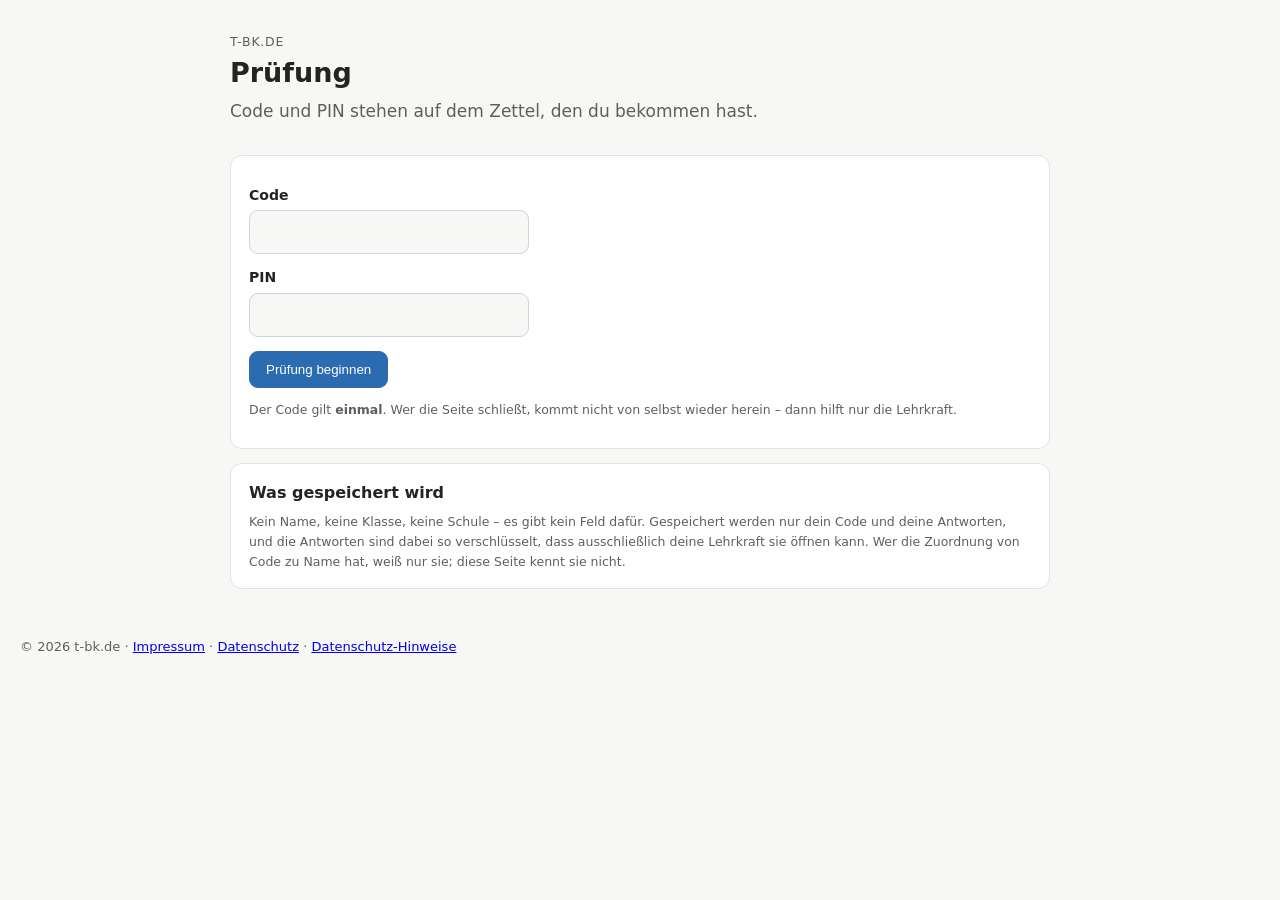
<file: public/klausur/teilnahme.html>
<!DOCTYPE html>
<html lang="de">
<head>
<meta charset="utf-8">
<meta name="viewport" content="width=device-width, initial-scale=1">
<meta name="robots" content="noindex, nofollow">
<title>Prüfung · t-bk.de</title>
<link rel="stylesheet" href="assets/klausur.css">
</head>
<body>

<header class="wrap">
  <p class="herkunft">t-bk.de</p>
  <h1>Prüfung</h1>
  <p class="lead">Code und PIN stehen auf dem Zettel, den du bekommen hast.</p>
</header>

<main class="wrap">

  <!-- ============================ Anmelden ============================ -->
  <section id="schrittAnmelden">
    <div class="box">
      <label for="tcode">Code</label>
      <input type="text" id="tcode" class="schmal code" maxlength="6"
             autocomplete="off" autocapitalize="characters" spellcheck="false"
             inputmode="text">

      <label for="tpin">PIN</label>
      <input type="password" id="tpin" class="schmal code" maxlength="6"
             autocomplete="off" inputmode="numeric">

      <div class="knopfzeile">
        <button type="button" id="btnStart">Prüfung beginnen</button>
      </div>
      <p class="fussnote" style="margin-top:12px">
        Der Code gilt <strong>einmal</strong>. Wer die Seite schließt, kommt
        nicht von selbst wieder herein &ndash; dann hilft nur die Lehrkraft.
      </p>
      <div class="meldung" id="meldungAnmelden" hidden></div>
    </div>

    <div class="box">
      <h3 style="margin-top:0">Was gespeichert wird</h3>
      <p class="fussnote" style="margin:0">
        Kein Name, keine Klasse, keine Schule &ndash; es gibt kein Feld dafür.
        Gespeichert werden nur dein Code und deine Antworten, und die
        Antworten sind dabei so verschlüsselt, dass ausschließlich deine
        Lehrkraft sie öffnen kann. Wer die Zuordnung von Code zu Name hat,
        weiß nur sie; diese Seite kennt sie nicht.
      </p>
    </div>
  </section>

  <!-- ============================= Fragen ============================= -->
  <section id="schrittFragen" hidden>
    <div class="box" id="hinweisOben">
      <strong>So wird gekreuzt:</strong> Bei jeder Aufgabe steht, wie viele
      Antworten stimmen. Mehr geht nicht &ndash; wenn du so viele angekreuzt
      hast, musst du erst eines wieder abwählen.
    </div>

    <div id="fragen"></div>

    <div class="box">
      <p id="standZeile" class="fussnote" style="margin:0 0 10px"></p>
      <div class="knopfzeile">
        <button type="button" id="btnAbgeben">Abgeben</button>
      </div>
      <p class="fussnote" style="margin-top:10px">
        Nach dem Abgeben lässt sich nichts mehr ändern.
      </p>
      <div class="meldung" id="meldungAbgeben" hidden></div>
    </div>
  </section>

  <!-- ============================== Fertig ============================ -->
  <section id="schrittFertig" hidden>
    <div class="box gut">
      <h2 style="border:0; padding:0; margin:0 0 8px">Abgegeben</h2>
      <p style="margin:0">Deine Antworten sind angekommen. Du kannst die
        Seite jetzt schließen.</p>
      <p class="fussnote" style="margin:10px 0 0">
        Ein Ergebnis steht hier nicht &ndash; diese Seite kennt die richtigen
        Antworten nicht. Die Auswertung macht deine Lehrkraft.
      </p>
    </div>
  </section>

</main>

<footer class="wrap">
  &copy; 2026 t-bk.de &middot; <a href="/impressum.html">Impressum</a> &middot;
  <a href="/datenschutz.html">Datenschutz</a> &middot;
  <a href="hinweise.html#datenschutz-information">Datenschutz-Hinweise</a>
</footer>

<script src="assets/krypto.js"></script>
<script src="assets/teilnahme.js"></script>
</body>
</html>
</file>
<file: public/klausur/assets/klausur.css>
/* Eigene Stile, absichtlich nicht die des Materials.
 *
 * Zwei Gründe: Der Bereich soll sich anfühlen wie ein Verwaltungsraum und
 * nicht wie eine Übung - wer hier ist, arbeitet nicht am Stoff. Und er muss
 * ohne das Material-Repo funktionieren, damit man ihn einzeln öffnen und
 * prüfen kann. */

:root {
  color-scheme: light;
  --bg: #f7f7f5;
  --card: #ffffff;
  --fg: #23231f;
  --muted: #5f5f5a;
  --border: #e3e3df;
  --border-stark: #cbd5e1;
  --accent: #2b6cb0;
  --ok: #16a34a;
  --warn: #b45309;
  --bad: #dc2626;
}

* { box-sizing: border-box; }

body {
  margin: 0;
  background: var(--bg);
  color: var(--fg);
  font: 16px/1.6 system-ui, -apple-system, "Segoe UI", Roboto, sans-serif;
}

.wrap { max-width: 860px; margin: 0 auto; padding: 0 20px; }

header.wrap { padding-top: 32px; padding-bottom: 8px; }
header .herkunft {
  margin: 0 0 4px; font-size: 12.5px; letter-spacing: .06em;
  text-transform: uppercase; color: var(--muted);
}
h1 { font-size: 27px; margin: 0 0 8px; line-height: 1.25; }
.lead { font-size: 17px; color: var(--muted); margin: 0 0 8px; }

h2 {
  font-size: 20px; margin: 40px 0 6px; padding-top: 22px;
  border-top: 1px solid var(--border);
}
h3 { font-size: 16px; margin: 24px 0 6px; }

.box {
  background: var(--card); border: 1px solid var(--border);
  border-radius: 12px; padding: 16px 18px; margin: 14px 0;
}
.box.warnung { border-left: 4px solid var(--warn); }
.box.ernst { border-left: 4px solid var(--bad); }
.box.gut { border-left: 4px solid var(--ok); }

label { display: block; font-size: 14px; font-weight: 600; margin: 12px 0 4px; }
input[type=text], input[type=password], input[type=number], select, textarea {
  font: inherit; font-size: 15px; width: 100%; padding: 9px 11px;
  border: 1px solid var(--border-stark); border-radius: 9px;
  background: var(--bg); color: inherit;
}
input:focus-visible, select:focus-visible, textarea:focus-visible {
  outline: 2px solid var(--accent); outline-offset: 1px;
}
.schmal { max-width: 280px; }
.code { font-family: ui-monospace, "Cascadia Code", Consolas, monospace;
  letter-spacing: .08em; }

button {
  font: 600 15px/1.4 inherit; cursor: pointer; padding: 10px 16px;
  border-radius: 9px; border: 1px solid var(--accent);
  background: var(--accent); color: #fff;
}
button.leise { background: none; color: var(--fg); border-color: var(--border-stark); }
button.leise:hover { border-color: var(--accent); color: var(--accent); }
button:disabled { opacity: .5; cursor: default; }
.knopfzeile { display: flex; flex-wrap: wrap; gap: 10px; margin-top: 14px; }

table { width: 100%; border-collapse: collapse; font-size: 14.5px; }
th, td { text-align: left; padding: 7px 9px; border-bottom: 1px solid var(--border); }
th { font-size: 12.5px; color: var(--muted); }
td.zahl, th.zahl { text-align: right; font-variant-numeric: tabular-nums; }
.rahmen { overflow-x: auto; }

.meldung { margin: 12px 0 0; padding: 10px 13px; border-radius: 9px;
  border-left: 4px solid var(--border-stark); background: var(--bg); font-size: 14.5px; }
.meldung.ja { border-left-color: var(--ok); }
.meldung.nein { border-left-color: var(--bad); }
.meldung.arbeit { border-left-color: var(--accent); }

.fussnote { font-size: 12.5px; color: var(--muted); }

/* ---------- Fragenpool: Filter und Auswahl ---------- */
.filter { border: 1px solid var(--border); border-radius: 10px;
  padding: 12px 14px; margin: 0 0 14px; background: var(--bg); }
.filterGitter { display: grid; gap: 4px 14px;
  grid-template-columns: repeat(auto-fit, minmax(185px, 1fr)); }
.filterGitter label { margin-top: 8px; }
.filterGitter select, .filterGitter input { max-width: none; }

/* Die Ueberschrift sagt, wo im Material man gerade ist - dieselben
   Ebenen, nach denen der Filter fragt. */
.poolBereich { margin: 20px 0 0; font-size: 12px; font-weight: 600;
  letter-spacing: .06em; text-transform: uppercase; color: var(--muted); }
.poolThema { display: flex; justify-content: space-between; align-items:
  baseline; gap: 12px; margin: 4px 0 8px; padding-bottom: 4px;
  border-bottom: 1px solid var(--border); }
.poolThema span { font-size: 12.5px; font-weight: 400; color: var(--muted);
  white-space: nowrap; }

.poolFrage { margin: 8px 0 14px; padding: 6px 8px; border-radius: 9px;
  border-left: 3px solid transparent; }
/* Was schon in der Klausur steht, soll man beim Blaettern sehen. */
.poolFrage.drin { border-left-color: var(--ok, #127c2f);
  background: var(--card); }
.poolOptionen { margin: 2px 0 0 26px; }

/* ---------- Anforderungsbereiche ----------
   Drei Stufen, drei Farben - und zwar solche, die sich auch ohne
   Farbe unterscheiden: Die Marke traegt ihre Ziffer im Text. Wer
   Rot und Gruen nicht trennen kann, liest I, II, III. */
/* Die Marke ist ein Auswahlfeld: Sie zeigt die Stufe und laesst sie
   aendern. Sie soll trotzdem wie eine Marke aussehen und nicht wie ein
   Formularfeld - deshalb die eigene Groesse und kein Rahmen des
   Betriebssystems. */
.afbMarke { display: inline-block; width: auto; min-width: 46px;
  margin: 0 7px 0 0; padding: 1px 4px; border-radius: 6px;
  font-size: 11px; font-weight: 700; text-align: center;
  letter-spacing: .03em; border: 1px solid; vertical-align: 1px;
  line-height: 1.5; -webkit-appearance: none; appearance: none; }
.afbMarke:focus-visible { outline: 2px solid var(--accent);
  outline-offset: 1px; }

/* Der Schalter am Bild steht eingerueckt unter ihm und traegt seine
   eigene, kleinere Schrift - er gehoert zum Bild, nicht zur Antwort. */
.bildSchalter { margin: -4px 0 8px; font-size: 12.5px;
  color: var(--muted); }
.bildSchalter span { font-weight: 400; }
.afb1 { color: #1d4ed8; border-color: #bfdbfe; background: #eff6ff; }
.afb2 { color: #7c3aed; border-color: #ddd6fe; background: #f5f3ff; }
.afb3 { color: #b45309; border-color: #fde68a; background: #fffbeb; }
.afb0 { color: var(--muted); border-color: var(--border);
  background: var(--bg); }

/* Herkunftsmarke. Sie sitzt neben der Stufe und ist bewusst ruhiger
   gehalten als diese: Der Anforderungsbereich wird beim Zusammenstellen
   gewogen, die Herkunft nur zur Kenntnis genommen. */
.quellMarke { display: inline-block; margin: 0 7px 0 0; padding: 1px 6px;
  border-radius: 6px; font-size: 11px; font-weight: 700;
  letter-spacing: .03em; vertical-align: 1px; line-height: 1.5;
  color: #0f766e; border: 1px solid #99f6e4; background: #f0fdfa;
  cursor: help; }

.afbKasten { margin: 14px 0 0; padding: 12px 14px; border-radius: 10px;
  border: 1px solid var(--border); background: var(--bg); }
.afbKasten h4 { margin: 0 0 8px; font-size: 13px; }

.afbBalken { display: flex; height: 22px; border-radius: 6px;
  overflow: hidden; border: 1px solid var(--border-stark); }
.afbStueck { display: flex; align-items: center; justify-content: center;
  font-size: 11px; font-weight: 700; min-width: 0; overflow: hidden; }
.afbStueck.afb1 { background: #bfdbfe; color: #1e3a8a; }
.afbStueck.afb2 { background: #ddd6fe; color: #4c1d95; }
.afbStueck.afb3 { background: #fde68a; color: #78350f; }
.afbStueck.afb0 { background: var(--border); color: var(--muted); }

.afbTabelle { margin: 8px 0 0; }
.afbTabelle td { padding: 4px 8px; border-bottom: none; font-size: 13px; }
.afbTabelle td.zahl { text-align: right; white-space: nowrap;
  color: var(--muted); }
.afbTabelle td.zahl.stark { color: var(--fg); font-weight: 700; }
.afbZelleMarke { width: 34px; font-weight: 700; text-align: center;
  border-radius: 6px; }

/* Die Fragen in der Teilnahme. */
.frage { background: var(--card); border: 1px solid var(--border);
  border-radius: 12px; padding: 14px 16px; margin: 14px 0; }
.frage > .kopf { font-size: 12.5px; color: var(--muted); margin-bottom: 4px; }
.frage > .text { font-weight: 600; margin: 0 0 10px; }
/* Ein Bild zur Aufgabe. Weisser Grund, weil die Zeichnungen mit
   dunkler Linie auf hellem Grund gedacht sind - auch im dunklen Thema. */
.aufgabenbild { display: block; width: 100%; max-width: 460px; height: auto;
  margin: 0 0 12px; background: #fff; border: 1px solid var(--border);
  border-radius: 8px; padding: 6px; box-sizing: border-box; }

.frage .option { display: flex; gap: 10px; align-items: flex-start;
  padding: 7px 9px; border-radius: 8px; cursor: pointer; }
.frage .option:hover { background: var(--bg); }
.frage .option input { width: auto; margin-top: 3px; }
.frage .option.voll { opacity: .55; }
.frage .zaehler { font-size: 12.5px; color: var(--muted); margin-top: 6px; }
.frage .zaehler.voll { color: var(--warn); font-weight: 600; }

footer.wrap { margin: 48px 0 32px; font-size: 13px; color: var(--muted); }

@media (max-width: 560px) {
  .wrap { padding: 0 14px; }
  h1 { font-size: 23px; }
}
</file>
